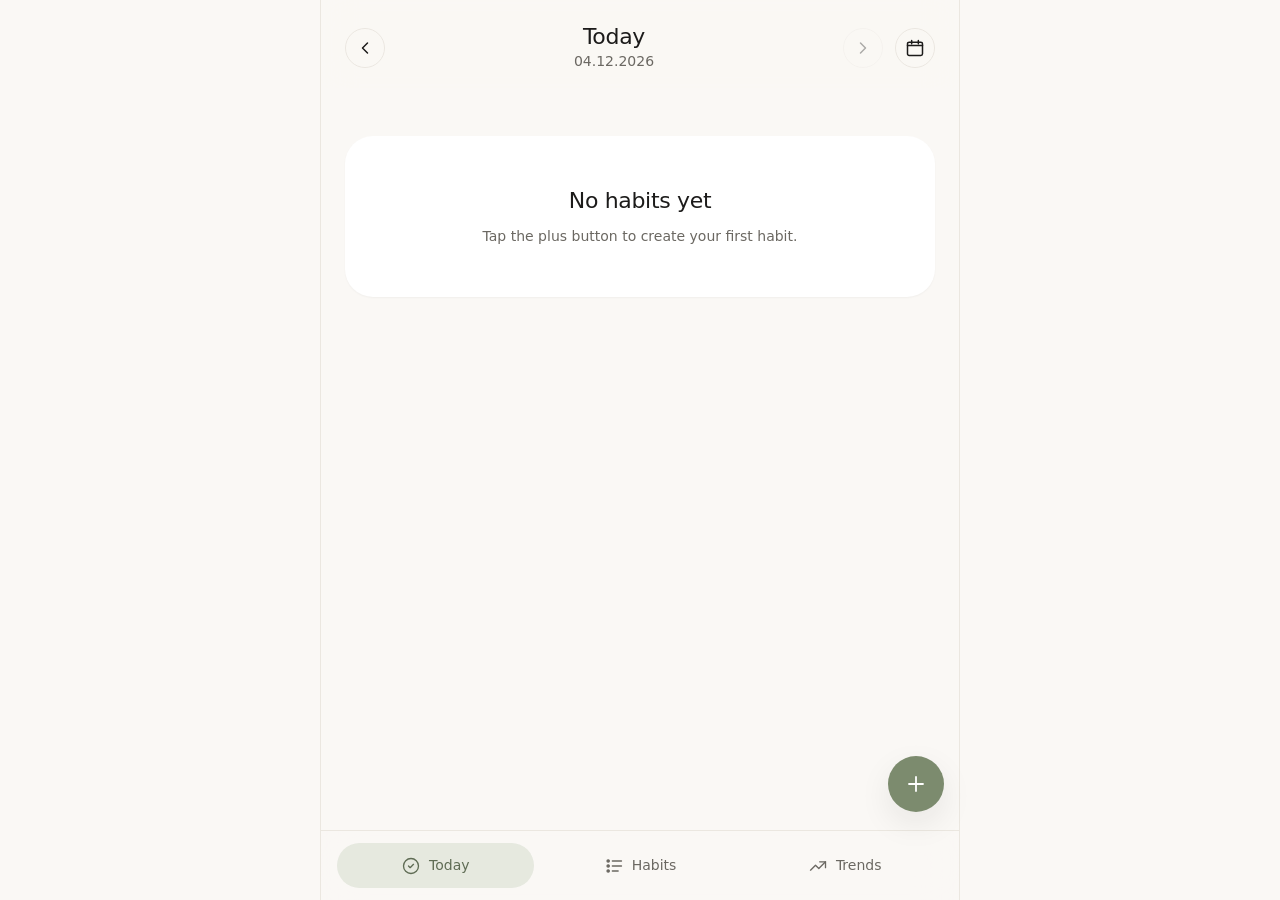
<file: index.html>
<!DOCTYPE html>
<html lang="en">
  <head>
    <meta charset="UTF-8" />
    <meta
      name="viewport"
      content="width=device-width, initial-scale=1, viewport-fit=cover"
    />
    <meta name="theme-color" content="#faf8f5" />
    <meta
      name="description"
      content="A personal habit tracker — log your habits each day and watch trends emerge."
    />
    <title>Today · Habit Tracker</title>
    <link rel="stylesheet" href="css/reset.css" />
    <link rel="stylesheet" href="css/tokens.css" />
    <link rel="stylesheet" href="css/app.css" />
  </head>
  <body data-page="today">
    <div class="app">
      <header class="app-header app-header--today">
        <button
          type="button"
          class="app-header__btn"
          data-day-prev
          aria-label="Previous day"
        >
          <svg viewBox="0 0 24 24" fill="none" stroke="currentColor" stroke-width="1.8" stroke-linecap="round" stroke-linejoin="round" aria-hidden="true">
            <path d="m15 18-6-6 6-6" />
          </svg>
        </button>
        <div class="app-header__heading">
          <h1 class="app-header__day" data-day-label>Today</h1>
          <p class="app-header__date" data-day-date>19.05.2026</p>
        </div>
        <button
          type="button"
          class="app-header__btn"
          data-day-next
          aria-label="Next day"
        >
          <svg viewBox="0 0 24 24" fill="none" stroke="currentColor" stroke-width="1.8" stroke-linecap="round" stroke-linejoin="round" aria-hidden="true">
            <path d="m9 6 6 6-6 6" />
          </svg>
        </button>
        <button
          type="button"
          class="app-header__btn"
          data-day-cal
          aria-haspopup="dialog"
          aria-expanded="false"
          aria-label="Open calendar"
        >
          <svg viewBox="0 0 24 24" fill="none" stroke="currentColor" stroke-width="1.8" stroke-linecap="round" stroke-linejoin="round" aria-hidden="true">
            <rect x="3" y="5" width="18" height="16" rx="2" />
            <path d="M3 9h18M8 3v4M16 3v4" />
          </svg>
        </button>
      </header>

      <main class="app-main" id="main">
        <section class="page" aria-labelledby="page-title">
          <h2 id="page-title" class="visually-hidden">Today</h2>
          <ul class="habit-list" id="habit-list" hidden></ul>

          <section class="empty-state" id="today-empty" aria-live="polite">
            <h3 class="empty-state__title">No habits yet</h3>
            <p class="empty-state__body">
              Tap the plus button to create your first habit.
            </p>
          </section>
        </section>
      </main>

      <button id="add-habit-fab" class="fab" type="button" aria-label="Add habit">
        <svg
          viewBox="0 0 24 24"
          fill="none"
          stroke="currentColor"
          stroke-width="1.8"
          stroke-linecap="round"
          aria-hidden="true"
        >
          <path d="M12 5v14M5 12h14" />
        </svg>
      </button>

      <nav class="app-nav" aria-label="Primary">
        <a class="app-nav__item" href="index.html" aria-current="page">
          <svg
            class="app-nav__icon"
            viewBox="0 0 24 24"
            fill="none"
            stroke="currentColor"
            stroke-width="1.6"
            stroke-linecap="round"
            stroke-linejoin="round"
            aria-hidden="true"
          >
            <circle cx="12" cy="12" r="9" />
            <path d="m9 12 2 2 4-4" />
          </svg>
          <span>Today</span>
        </a>
        <a class="app-nav__item" href="habits.html">
          <svg
            class="app-nav__icon"
            viewBox="0 0 24 24"
            fill="none"
            stroke="currentColor"
            stroke-width="1.6"
            stroke-linecap="round"
            stroke-linejoin="round"
            aria-hidden="true"
          >
            <circle cx="5" cy="6" r="1.4" fill="currentColor" />
            <circle cx="5" cy="12" r="1.4" fill="currentColor" />
            <circle cx="5" cy="18" r="1.4" fill="currentColor" />
            <path d="M10 6h11M10 12h11M10 18h7" />
          </svg>
          <span>Habits</span>
        </a>
        <a class="app-nav__item" href="trends.html">
          <svg
            class="app-nav__icon"
            viewBox="0 0 24 24"
            fill="none"
            stroke="currentColor"
            stroke-width="1.6"
            stroke-linecap="round"
            stroke-linejoin="round"
            aria-hidden="true"
          >
            <polyline points="3 17 9 11 13 15 21 7" />
            <polyline points="14 7 21 7 21 14" />
          </svg>
          <span>Trends</span>
        </a>
      </nav>
    </div>

    <div
      id="habit-sheet"
      class="sheet"
      role="dialog"
      aria-modal="true"
      aria-labelledby="sheet-title"
      hidden
    >
      <div class="sheet__backdrop" data-close></div>
      <section class="sheet__panel">
        <header class="sheet__header">
          <h2 id="sheet-title" class="sheet__title">New habit</h2>
          <button
            type="button"
            class="sheet__close"
            data-close
            aria-label="Close"
          >
            <svg
              viewBox="0 0 24 24"
              fill="none"
              stroke="currentColor"
              stroke-width="1.8"
              stroke-linecap="round"
              aria-hidden="true"
            >
              <path d="M6 6l12 12M18 6l-12 12" />
            </svg>
          </button>
        </header>

        <form class="sheet__body" novalidate>
          <div class="field field--prominent">
            <label class="field__label" for="habit-name">Name your habit</label>
            <input
              class="field__input"
              type="text"
              id="habit-name"
              name="name"
              placeholder="e.g., Read 10 pages"
              maxlength="60"
              autocomplete="off"
              required
            />
          </div>

          <fieldset class="field">
            <legend class="field__label">How do you measure it?</legend>
            <div class="picker picker--grid" data-picker="type">
              <button type="button" class="picker__option" data-value="toggle" aria-pressed="false">
                <span class="picker__icon">
                  <svg viewBox="0 0 24 24" fill="none" stroke="currentColor" stroke-width="1.8" stroke-linecap="round" stroke-linejoin="round" aria-hidden="true">
                    <circle cx="12" cy="12" r="9" />
                    <path d="m9 12 2 2 4-4" />
                  </svg>
                </span>
                <span class="picker__label">Yes / No</span>
                <span class="picker__sublabel">Did you do it today?</span>
              </button>
              <button type="button" class="picker__option" data-value="number" aria-pressed="false">
                <span class="picker__icon">
                  <svg viewBox="0 0 24 24" fill="none" stroke="currentColor" stroke-width="1.8" stroke-linecap="round" stroke-linejoin="round" aria-hidden="true">
                    <path d="M9 4 7 20M17 4l-2 16M4 9h16M3 15h16" />
                  </svg>
                </span>
                <span class="picker__label">Number</span>
                <span class="picker__sublabel">Pages, km, € …</span>
              </button>
              <button type="button" class="picker__option" data-value="text" aria-pressed="false">
                <span class="picker__icon">
                  <svg viewBox="0 0 24 24" fill="none" stroke="currentColor" stroke-width="1.8" stroke-linecap="round" stroke-linejoin="round" aria-hidden="true">
                    <path d="M5 6h14M5 12h14M5 18h9" />
                  </svg>
                </span>
                <span class="picker__label">Note</span>
                <span class="picker__sublabel">Free-text journal</span>
              </button>
              <button type="button" class="picker__option" data-value="scale" aria-pressed="false">
                <span class="picker__icon">
                  <svg viewBox="0 0 24 24" fill="none" stroke="currentColor" stroke-width="1.8" stroke-linecap="round" stroke-linejoin="round" aria-hidden="true">
                    <path d="M3 12h18" />
                    <circle cx="14" cy="12" r="3" />
                  </svg>
                </span>
                <span class="picker__label">Scale</span>
                <span class="picker__sublabel">Slider, e.g., 1–10</span>
              </button>
              <button type="button" class="picker__option" data-value="choices" aria-pressed="false">
                <span class="picker__icon">
                  <svg viewBox="0 0 24 24" fill="none" stroke="currentColor" stroke-width="1.8" stroke-linecap="round" stroke-linejoin="round" aria-hidden="true">
                    <circle cx="6" cy="7" r="1.5" />
                    <circle cx="6" cy="12" r="1.5" />
                    <circle cx="6" cy="17" r="1.5" />
                    <path d="M11 7h9M11 12h9M11 17h6" />
                  </svg>
                </span>
                <span class="picker__label">Options</span>
                <span class="picker__sublabel">Good, okay, bad …</span>
              </button>
              <button type="button" class="picker__option" data-value="emoji" aria-pressed="false">
                <span class="picker__icon">
                  <svg viewBox="0 0 24 24" fill="none" stroke="currentColor" stroke-width="1.8" stroke-linecap="round" stroke-linejoin="round" aria-hidden="true">
                    <circle cx="12" cy="12" r="9" />
                    <path d="M9 14c1 1.2 5 1.2 6 0" />
                    <path d="M9 9.5h.01M15 9.5h.01" />
                  </svg>
                </span>
                <span class="picker__label">Mood</span>
                <span class="picker__sublabel">Happy / neutral / sad</span>
              </button>
            </div>
          </fieldset>

          <div class="form-stage" data-stage="after-type" hidden>
            <div class="field" data-type-field="number" hidden>
              <button
                type="button"
                class="extras-toggle"
                data-extras-toggle="number"
                aria-expanded="false"
              >
                <span class="extras-toggle__icon" aria-hidden="true">+</span>
                <span>Add unit or daily target</span>
              </button>
              <div class="field__group" data-extras-content="number" hidden>
                <div>
                  <label class="field__label" for="habit-unit">Unit</label>
                  <input
                    class="field__input"
                    type="text"
                    id="habit-unit"
                    name="unit"
                    placeholder="e.g., pages, km, €"
                    maxlength="20"
                    autocomplete="off"
                  />
                </div>
                <div>
                  <label class="field__label" for="habit-target">Daily target</label>
                  <input
                    class="field__input"
                    type="number"
                    id="habit-target"
                    name="target"
                    placeholder="e.g., 10"
                    min="0"
                    step="any"
                  />
                </div>
              </div>
            </div>

            <div class="field" data-type-field="scale" hidden>
              <label class="field__label">Scale range</label>
              <div class="scale-input">
                <input class="field__input" type="number" name="scale-min" value="1" min="0" aria-label="Minimum" />
                <span class="scale-input__sep">to</span>
                <input class="field__input" type="number" name="scale-max" value="10" min="1" aria-label="Maximum" />
              </div>
            </div>

            <div class="field" data-type-field="choices" hidden>
              <label class="field__label">Options (at least 2)</label>
              <div class="options-input" data-options-list></div>
              <button type="button" class="btn btn--ghost btn--small" data-add-option>+ Add option</button>
            </div>

            <fieldset class="field">
              <legend class="field__label">How often?</legend>
              <div class="picker picker--list" data-picker="schedule">
                <button type="button" class="picker__option picker__option--list" data-value="daily" aria-pressed="false">
                  <span class="picker__label">Every day</span>
                  <span class="picker__sublabel">Read, meditate, etc.</span>
                </button>
                <button type="button" class="picker__option picker__option--list" data-value="weekdays" aria-pressed="false">
                  <span class="picker__label">Specific days of the week</span>
                  <span class="picker__sublabel">Yoga Mon / Wed / Fri</span>
                </button>
                <button type="button" class="picker__option picker__option--list" data-value="weekly" aria-pressed="false">
                  <span class="picker__label">A few times a week</span>
                  <span class="picker__sublabel">Exercise 4× per week</span>
                </button>
                <button type="button" class="picker__option picker__option--list" data-value="monthly" aria-pressed="false">
                  <span class="picker__label">A few times a month</span>
                  <span class="picker__sublabel">Save €500 this month</span>
                </button>
              </div>
            </fieldset>
          </div>

          <div class="field" data-schedule-field="weekdays" hidden>
            <label class="field__label">Which days?</label>
            <div class="day-picker" data-day-picker>
              <button type="button" class="day-picker__day" data-day="1" aria-pressed="false" aria-label="Monday">M</button>
              <button type="button" class="day-picker__day" data-day="2" aria-pressed="false" aria-label="Tuesday">T</button>
              <button type="button" class="day-picker__day" data-day="3" aria-pressed="false" aria-label="Wednesday">W</button>
              <button type="button" class="day-picker__day" data-day="4" aria-pressed="false" aria-label="Thursday">T</button>
              <button type="button" class="day-picker__day" data-day="5" aria-pressed="false" aria-label="Friday">F</button>
              <button type="button" class="day-picker__day" data-day="6" aria-pressed="false" aria-label="Saturday">S</button>
              <button type="button" class="day-picker__day" data-day="7" aria-pressed="false" aria-label="Sunday">S</button>
            </div>
          </div>

          <div class="field" data-schedule-field="weekly" hidden>
            <label class="field__label" for="weekly-count">Times per week (optional)</label>
            <input
              class="field__input"
              type="number"
              id="weekly-count"
              name="weekly-count"
              min="1"
              max="7"
              placeholder="e.g., 4"
            />
          </div>

          <div class="field" data-schedule-field="monthly" hidden>
            <label class="field__label" for="monthly-count">Times per month (optional)</label>
            <input
              class="field__input"
              type="number"
              id="monthly-count"
              name="monthly-count"
              min="1"
              max="31"
              placeholder="e.g., 4"
            />
          </div>

          <p class="form-error" role="alert" hidden></p>

          <footer class="sheet__footer">
            <button type="button" class="btn btn--ghost" data-close>Cancel</button>
            <button type="submit" class="btn btn--primary" data-save hidden>Save habit</button>
          </footer>
        </form>
      </section>
    </div>

    <script type="module" src="js/main.js"></script>
  </body>
</html>
</file>
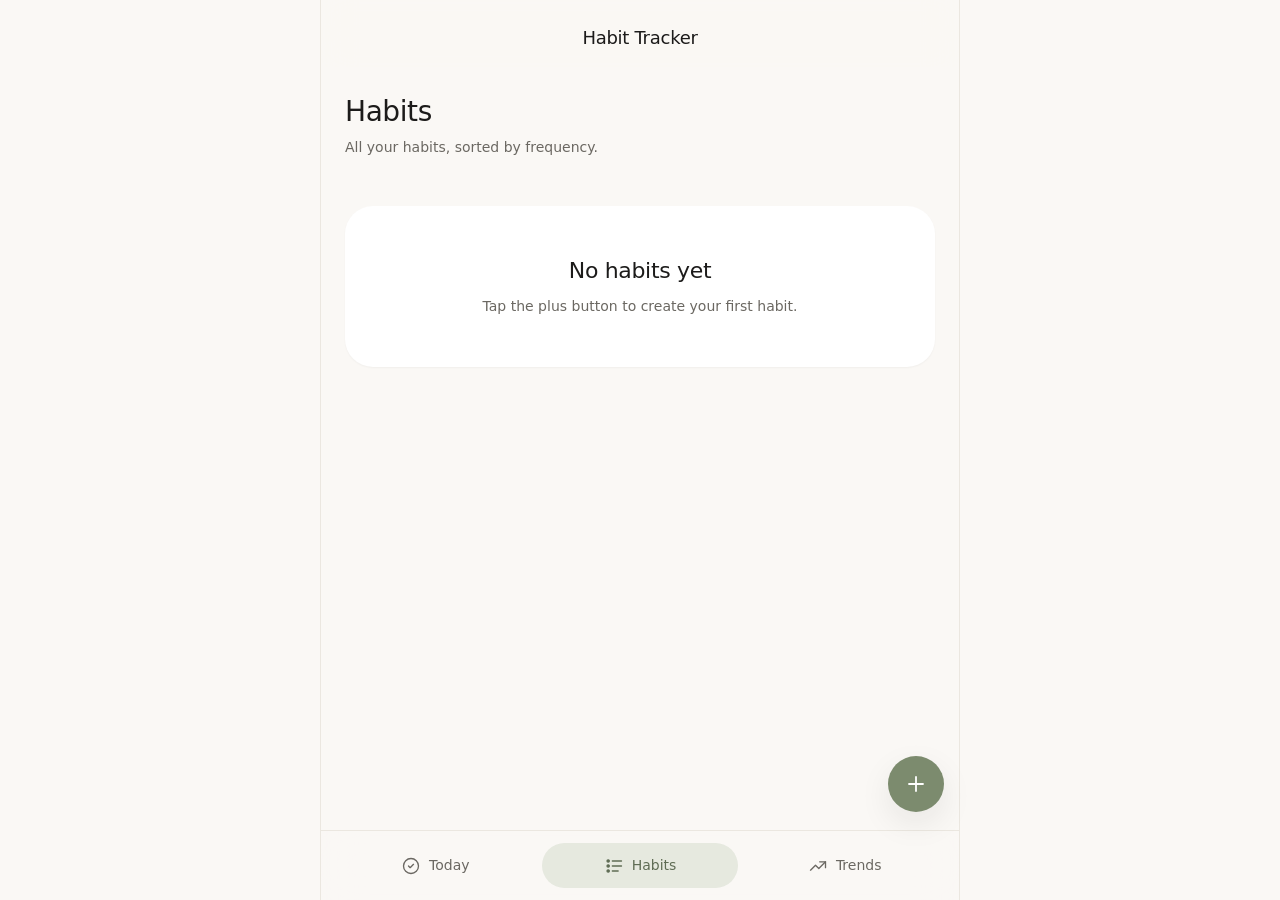
<file: habits.html>
<!DOCTYPE html>
<html lang="en">
  <head>
    <meta charset="UTF-8" />
    <meta
      name="viewport"
      content="width=device-width, initial-scale=1, viewport-fit=cover"
    />
    <meta name="theme-color" content="#faf8f5" />
    <meta
      name="description"
      content="Manage every habit you've created — edit, archive, and reorder."
    />
    <title>Habits · Habit Tracker</title>
    <link rel="stylesheet" href="css/reset.css" />
    <link rel="stylesheet" href="css/tokens.css" />
    <link rel="stylesheet" href="css/app.css" />
  </head>
  <body data-page="habits">
    <div class="app">
      <header class="app-header">
        <h1 class="app-header__title">Habit Tracker</h1>
      </header>

      <main class="app-main" id="main">
        <section class="page" aria-labelledby="page-title">
          <header>
            <h2 id="page-title" class="page__title">Habits</h2>
            <p class="page__subtitle">All your habits, sorted by frequency.</p>
          </header>

          <ul class="habit-list" id="habits-list" hidden></ul>

          <section class="empty-state" id="habits-empty" aria-live="polite">
            <h3 class="empty-state__title">No habits yet</h3>
            <p class="empty-state__body">
              Tap the plus button to create your first habit.
            </p>
          </section>
        </section>
      </main>

      <button id="add-habit-fab" class="fab" type="button" aria-label="Add habit">
        <svg
          viewBox="0 0 24 24"
          fill="none"
          stroke="currentColor"
          stroke-width="1.8"
          stroke-linecap="round"
          aria-hidden="true"
        >
          <path d="M12 5v14M5 12h14" />
        </svg>
      </button>

      <nav class="app-nav" aria-label="Primary">
        <a class="app-nav__item" href="index.html">
          <svg
            class="app-nav__icon"
            viewBox="0 0 24 24"
            fill="none"
            stroke="currentColor"
            stroke-width="1.6"
            stroke-linecap="round"
            stroke-linejoin="round"
            aria-hidden="true"
          >
            <circle cx="12" cy="12" r="9" />
            <path d="m9 12 2 2 4-4" />
          </svg>
          <span>Today</span>
        </a>
        <a class="app-nav__item" href="habits.html" aria-current="page">
          <svg
            class="app-nav__icon"
            viewBox="0 0 24 24"
            fill="none"
            stroke="currentColor"
            stroke-width="1.6"
            stroke-linecap="round"
            stroke-linejoin="round"
            aria-hidden="true"
          >
            <circle cx="5" cy="6" r="1.4" fill="currentColor" />
            <circle cx="5" cy="12" r="1.4" fill="currentColor" />
            <circle cx="5" cy="18" r="1.4" fill="currentColor" />
            <path d="M10 6h11M10 12h11M10 18h7" />
          </svg>
          <span>Habits</span>
        </a>
        <a class="app-nav__item" href="trends.html">
          <svg
            class="app-nav__icon"
            viewBox="0 0 24 24"
            fill="none"
            stroke="currentColor"
            stroke-width="1.6"
            stroke-linecap="round"
            stroke-linejoin="round"
            aria-hidden="true"
          >
            <polyline points="3 17 9 11 13 15 21 7" />
            <polyline points="14 7 21 7 21 14" />
          </svg>
          <span>Trends</span>
        </a>
      </nav>
    </div>

    <div
      id="habit-sheet"
      class="sheet"
      role="dialog"
      aria-modal="true"
      aria-labelledby="sheet-title"
      hidden
    >
      <div class="sheet__backdrop" data-close></div>
      <section class="sheet__panel">
        <header class="sheet__header">
          <h2 id="sheet-title" class="sheet__title">New habit</h2>
          <button
            type="button"
            class="sheet__close"
            data-close
            aria-label="Close"
          >
            <svg
              viewBox="0 0 24 24"
              fill="none"
              stroke="currentColor"
              stroke-width="1.8"
              stroke-linecap="round"
              aria-hidden="true"
            >
              <path d="M6 6l12 12M18 6l-12 12" />
            </svg>
          </button>
        </header>

        <form class="sheet__body" novalidate>
          <div class="field field--prominent">
            <label class="field__label" for="habit-name">Name your habit</label>
            <input
              class="field__input"
              type="text"
              id="habit-name"
              name="name"
              placeholder="e.g., Read 10 pages"
              maxlength="60"
              autocomplete="off"
              required
            />
          </div>

          <fieldset class="field">
            <legend class="field__label">How do you measure it?</legend>
            <div class="picker picker--grid" data-picker="type">
              <button type="button" class="picker__option" data-value="toggle" aria-pressed="false">
                <span class="picker__icon">
                  <svg viewBox="0 0 24 24" fill="none" stroke="currentColor" stroke-width="1.8" stroke-linecap="round" stroke-linejoin="round" aria-hidden="true">
                    <circle cx="12" cy="12" r="9" />
                    <path d="m9 12 2 2 4-4" />
                  </svg>
                </span>
                <span class="picker__label">Yes / No</span>
                <span class="picker__sublabel">Did you do it today?</span>
              </button>
              <button type="button" class="picker__option" data-value="number" aria-pressed="false">
                <span class="picker__icon">
                  <svg viewBox="0 0 24 24" fill="none" stroke="currentColor" stroke-width="1.8" stroke-linecap="round" stroke-linejoin="round" aria-hidden="true">
                    <path d="M9 4 7 20M17 4l-2 16M4 9h16M3 15h16" />
                  </svg>
                </span>
                <span class="picker__label">Number</span>
                <span class="picker__sublabel">Pages, km, € …</span>
              </button>
              <button type="button" class="picker__option" data-value="text" aria-pressed="false">
                <span class="picker__icon">
                  <svg viewBox="0 0 24 24" fill="none" stroke="currentColor" stroke-width="1.8" stroke-linecap="round" stroke-linejoin="round" aria-hidden="true">
                    <path d="M5 6h14M5 12h14M5 18h9" />
                  </svg>
                </span>
                <span class="picker__label">Note</span>
                <span class="picker__sublabel">Free-text journal</span>
              </button>
              <button type="button" class="picker__option" data-value="scale" aria-pressed="false">
                <span class="picker__icon">
                  <svg viewBox="0 0 24 24" fill="none" stroke="currentColor" stroke-width="1.8" stroke-linecap="round" stroke-linejoin="round" aria-hidden="true">
                    <path d="M3 12h18" />
                    <circle cx="14" cy="12" r="3" />
                  </svg>
                </span>
                <span class="picker__label">Scale</span>
                <span class="picker__sublabel">Slider, e.g., 1–10</span>
              </button>
              <button type="button" class="picker__option" data-value="choices" aria-pressed="false">
                <span class="picker__icon">
                  <svg viewBox="0 0 24 24" fill="none" stroke="currentColor" stroke-width="1.8" stroke-linecap="round" stroke-linejoin="round" aria-hidden="true">
                    <circle cx="6" cy="7" r="1.5" />
                    <circle cx="6" cy="12" r="1.5" />
                    <circle cx="6" cy="17" r="1.5" />
                    <path d="M11 7h9M11 12h9M11 17h6" />
                  </svg>
                </span>
                <span class="picker__label">Options</span>
                <span class="picker__sublabel">Good, okay, bad …</span>
              </button>
              <button type="button" class="picker__option" data-value="emoji" aria-pressed="false">
                <span class="picker__icon">
                  <svg viewBox="0 0 24 24" fill="none" stroke="currentColor" stroke-width="1.8" stroke-linecap="round" stroke-linejoin="round" aria-hidden="true">
                    <circle cx="12" cy="12" r="9" />
                    <path d="M9 14c1 1.2 5 1.2 6 0" />
                    <path d="M9 9.5h.01M15 9.5h.01" />
                  </svg>
                </span>
                <span class="picker__label">Mood</span>
                <span class="picker__sublabel">Happy / neutral / sad</span>
              </button>
            </div>
          </fieldset>

          <div class="form-stage" data-stage="after-type" hidden>
            <div class="field" data-type-field="number" hidden>
              <button
                type="button"
                class="extras-toggle"
                data-extras-toggle="number"
                aria-expanded="false"
              >
                <span class="extras-toggle__icon" aria-hidden="true">+</span>
                <span>Add unit or daily target</span>
              </button>
              <div class="field__group" data-extras-content="number" hidden>
                <div>
                  <label class="field__label" for="habit-unit">Unit</label>
                  <input
                    class="field__input"
                    type="text"
                    id="habit-unit"
                    name="unit"
                    placeholder="e.g., pages, km, €"
                    maxlength="20"
                    autocomplete="off"
                  />
                </div>
                <div>
                  <label class="field__label" for="habit-target">Daily target</label>
                  <input
                    class="field__input"
                    type="number"
                    id="habit-target"
                    name="target"
                    placeholder="e.g., 10"
                    min="0"
                    step="any"
                  />
                </div>
              </div>
            </div>

            <div class="field" data-type-field="scale" hidden>
              <label class="field__label">Scale range</label>
              <div class="scale-input">
                <input class="field__input" type="number" name="scale-min" value="1" min="0" aria-label="Minimum" />
                <span class="scale-input__sep">to</span>
                <input class="field__input" type="number" name="scale-max" value="10" min="1" aria-label="Maximum" />
              </div>
            </div>

            <div class="field" data-type-field="choices" hidden>
              <label class="field__label">Options (at least 2)</label>
              <div class="options-input" data-options-list></div>
              <button type="button" class="btn btn--ghost btn--small" data-add-option>+ Add option</button>
            </div>

            <fieldset class="field">
              <legend class="field__label">How often?</legend>
              <div class="picker picker--list" data-picker="schedule">
                <button type="button" class="picker__option picker__option--list" data-value="daily" aria-pressed="false">
                  <span class="picker__label">Every day</span>
                  <span class="picker__sublabel">Read, meditate, etc.</span>
                </button>
                <button type="button" class="picker__option picker__option--list" data-value="weekdays" aria-pressed="false">
                  <span class="picker__label">Specific days of the week</span>
                  <span class="picker__sublabel">Yoga Mon / Wed / Fri</span>
                </button>
                <button type="button" class="picker__option picker__option--list" data-value="weekly" aria-pressed="false">
                  <span class="picker__label">A few times a week</span>
                  <span class="picker__sublabel">Exercise 4× per week</span>
                </button>
                <button type="button" class="picker__option picker__option--list" data-value="monthly" aria-pressed="false">
                  <span class="picker__label">A few times a month</span>
                  <span class="picker__sublabel">Save €500 this month</span>
                </button>
              </div>
            </fieldset>
          </div>

          <div class="field" data-schedule-field="weekdays" hidden>
            <label class="field__label">Which days?</label>
            <div class="day-picker" data-day-picker>
              <button type="button" class="day-picker__day" data-day="1" aria-pressed="false" aria-label="Monday">M</button>
              <button type="button" class="day-picker__day" data-day="2" aria-pressed="false" aria-label="Tuesday">T</button>
              <button type="button" class="day-picker__day" data-day="3" aria-pressed="false" aria-label="Wednesday">W</button>
              <button type="button" class="day-picker__day" data-day="4" aria-pressed="false" aria-label="Thursday">T</button>
              <button type="button" class="day-picker__day" data-day="5" aria-pressed="false" aria-label="Friday">F</button>
              <button type="button" class="day-picker__day" data-day="6" aria-pressed="false" aria-label="Saturday">S</button>
              <button type="button" class="day-picker__day" data-day="7" aria-pressed="false" aria-label="Sunday">S</button>
            </div>
          </div>

          <div class="field" data-schedule-field="weekly" hidden>
            <label class="field__label" for="weekly-count">Times per week (optional)</label>
            <input
              class="field__input"
              type="number"
              id="weekly-count"
              name="weekly-count"
              min="1"
              max="7"
              placeholder="e.g., 4"
            />
          </div>

          <div class="field" data-schedule-field="monthly" hidden>
            <label class="field__label" for="monthly-count">Times per month (optional)</label>
            <input
              class="field__input"
              type="number"
              id="monthly-count"
              name="monthly-count"
              min="1"
              max="31"
              placeholder="e.g., 4"
            />
          </div>

          <p class="form-error" role="alert" hidden></p>

          <footer class="sheet__footer">
            <button type="button" class="btn btn--ghost" data-close>Cancel</button>
            <button type="submit" class="btn btn--primary" data-save hidden>Save habit</button>
          </footer>
        </form>
      </section>
    </div>

    <script type="module" src="js/main.js"></script>
  </body>
</html>
</file>
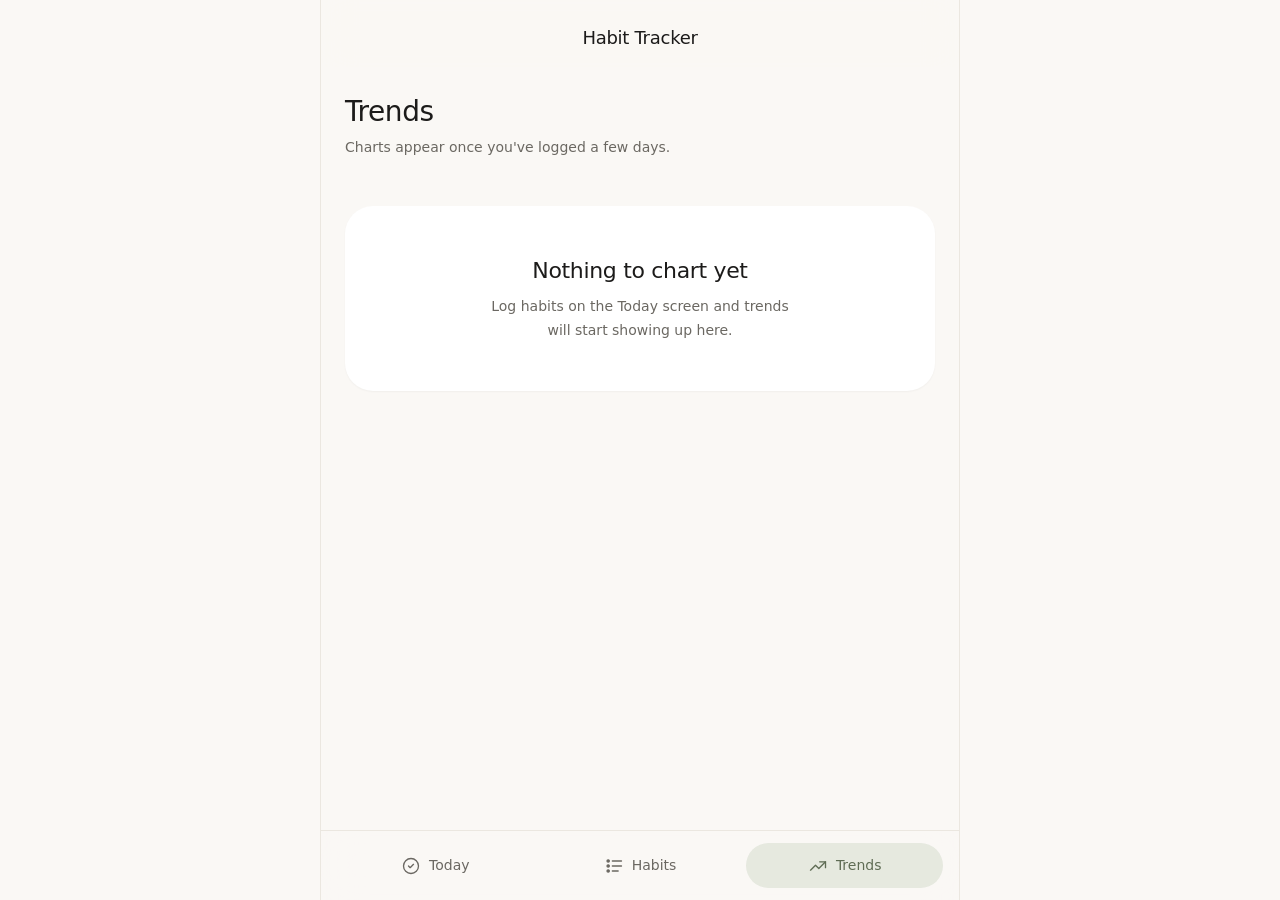
<file: trends.html>
<!DOCTYPE html>
<html lang="en">
  <head>
    <meta charset="UTF-8" />
    <meta
      name="viewport"
      content="width=device-width, initial-scale=1, viewport-fit=cover"
    />
    <meta name="theme-color" content="#faf8f5" />
    <meta
      name="description"
      content="See trends across your habits over time — line charts and calendar heatmaps."
    />
    <title>Trends · Habit Tracker</title>
    <link rel="stylesheet" href="css/reset.css" />
    <link rel="stylesheet" href="css/tokens.css" />
    <link rel="stylesheet" href="css/app.css" />
  </head>
  <body data-page="trends">
    <div class="app">
      <header class="app-header">
        <h1 class="app-header__title">Habit Tracker</h1>
      </header>

      <main class="app-main" id="main">
        <section class="page" aria-labelledby="page-title">
          <header>
            <h2 id="page-title" class="page__title">Trends</h2>
            <p class="page__subtitle">Charts appear once you've logged a few days.</p>
          </header>

          <section class="empty-state" aria-live="polite">
            <h3 class="empty-state__title">Nothing to chart yet</h3>
            <p class="empty-state__body">
              Log habits on the Today screen and trends will start showing up here.
            </p>
          </section>
        </section>
      </main>

      <nav class="app-nav" aria-label="Primary">
        <a class="app-nav__item" href="index.html">
          <svg
            class="app-nav__icon"
            viewBox="0 0 24 24"
            fill="none"
            stroke="currentColor"
            stroke-width="1.6"
            stroke-linecap="round"
            stroke-linejoin="round"
            aria-hidden="true"
          >
            <circle cx="12" cy="12" r="9" />
            <path d="m9 12 2 2 4-4" />
          </svg>
          <span>Today</span>
        </a>
        <a class="app-nav__item" href="habits.html">
          <svg
            class="app-nav__icon"
            viewBox="0 0 24 24"
            fill="none"
            stroke="currentColor"
            stroke-width="1.6"
            stroke-linecap="round"
            stroke-linejoin="round"
            aria-hidden="true"
          >
            <circle cx="5" cy="6" r="1.4" fill="currentColor" />
            <circle cx="5" cy="12" r="1.4" fill="currentColor" />
            <circle cx="5" cy="18" r="1.4" fill="currentColor" />
            <path d="M10 6h11M10 12h11M10 18h7" />
          </svg>
          <span>Habits</span>
        </a>
        <a class="app-nav__item" href="trends.html" aria-current="page">
          <svg
            class="app-nav__icon"
            viewBox="0 0 24 24"
            fill="none"
            stroke="currentColor"
            stroke-width="1.6"
            stroke-linecap="round"
            stroke-linejoin="round"
            aria-hidden="true"
          >
            <polyline points="3 17 9 11 13 15 21 7" />
            <polyline points="14 7 21 7 21 14" />
          </svg>
          <span>Trends</span>
        </a>
      </nav>
    </div>

    <script type="module" src="js/main.js"></script>
  </body>
</html>
</file>
<file: css/tokens.css>
/* ---------------------------------------------------------------
   Design tokens
   Oura-inspired soft neutral palette with sage accent.
   Mobile-first sizing; values intentionally restrained.
   --------------------------------------------------------------- */

:root {
  /* ------------------------------------------------- color: surface */
  --color-bg: #faf8f5;            /* warm off-white page background */
  --color-surface: #ffffff;       /* cards / inputs */
  --color-surface-alt: #f3f0eb;   /* subtle inset / hover */
  --color-overlay: rgba(28, 27, 26, 0.4);

  /* ------------------------------------------------- color: text */
  --color-text: #1c1b1a;          /* deep charcoal */
  --color-text-muted: #6b6862;    /* warm muted grey */
  --color-text-subtle: #a8a39a;   /* labels / placeholders */

  /* ------------------------------------------------- color: border */
  --color-border: #ebe7e0;
  --color-border-strong: #d8d3ca;

  /* ------------------------------------------------- color: accent */
  --color-accent: #7c8b6e;        /* muted sage */
  --color-accent-strong: #5f6c54;
  --color-accent-soft: #e6e9df;
  --color-accent-contrast: #ffffff;

  /* ------------------------------------------------- color: status */
  --color-success: #6f8a6a;
  --color-warning: #b88a4a;
  --color-danger:  #a85b4a;

  /* ------------------------------------------------- spacing */
  --space-1: 4px;
  --space-2: 8px;
  --space-3: 12px;
  --space-4: 16px;
  --space-5: 24px;
  --space-6: 32px;
  --space-7: 48px;

  /* ------------------------------------------------- radius */
  --radius-sm: 8px;
  --radius-md: 12px;
  --radius-lg: 20px;
  --radius-xl: 28px;
  --radius-pill: 9999px;

  /* ------------------------------------------------- typography */
  --font-sans: -apple-system, BlinkMacSystemFont, "SF Pro Text", "Inter",
               "Segoe UI", Roboto, system-ui, sans-serif;
  --font-display: -apple-system, BlinkMacSystemFont, "SF Pro Display", "Inter",
                  "Segoe UI", Roboto, system-ui, sans-serif;
  --font-mono: ui-monospace, "SF Mono", Menlo, Consolas, monospace;

  --text-xs:   12px;
  --text-sm:   14px;
  --text-base: 16px;
  --text-lg:   18px;
  --text-xl:   22px;
  --text-2xl:  28px;
  --text-3xl:  36px;

  --leading-tight:   1.2;
  --leading-base:    1.5;
  --leading-relaxed: 1.7;

  --tracking-tight:  -0.015em;
  --tracking-normal: 0;
  --tracking-wide:   0.04em;

  --weight-regular: 400;
  --weight-medium:  500;
  --weight-semibold: 600;

  /* ------------------------------------------------- elevation */
  --shadow-sm: 0 1px 2px rgba(28, 27, 26, 0.04);
  --shadow-md: 0 4px 16px rgba(28, 27, 26, 0.06);
  --shadow-lg: 0 12px 32px rgba(28, 27, 26, 0.08);

  /* ------------------------------------------------- motion */
  --duration-fast: 120ms;
  --duration-base: 200ms;
  --duration-slow: 320ms;

  --ease-out:    cubic-bezier(0.22, 1, 0.36, 1);
  --ease-in-out: cubic-bezier(0.65, 0, 0.35, 1);
  --ease-spring: cubic-bezier(0.34, 1.56, 0.64, 1);

  /* ------------------------------------------------- layout */
  --layout-max-width: 640px;
  --nav-height: 72px;
}
</file>
<file: css/app.css>
/* ---------------------------------------------------------------
   App layout & shared components
   Mobile-first; centers in a column on wider viewports.
   --------------------------------------------------------------- */

html,
body {
  background: var(--color-bg);
}

body {
  font-family: var(--font-sans);
  font-size: var(--text-base);
  line-height: var(--leading-base);
  color: var(--color-text);
  min-height: 100dvh;
}

/* ------------------------------------------------- shell */

.app {
  display: flex;
  flex-direction: column;
  min-height: 100dvh;
  width: 100%;
  max-width: var(--layout-max-width);
  margin-inline: auto;
  background: var(--color-bg);
}

@media (min-width: 768px) {
  .app {
    border-inline: 1px solid var(--color-border);
    min-height: 100dvh;
  }
}

/* ------------------------------------------------- header */

.app-header {
  position: sticky;
  top: 0;
  z-index: 10;
  display: flex;
  align-items: center;
  justify-content: center;
  padding: calc(var(--space-5) + env(safe-area-inset-top))
           var(--space-5)
           var(--space-4);
  background: color-mix(in srgb, var(--color-bg) 92%, transparent);
  -webkit-backdrop-filter: saturate(180%) blur(16px);
  backdrop-filter: saturate(180%) blur(16px);
}

.app-header__title {
  font-family: var(--font-display);
  font-size: var(--text-lg);
  font-weight: var(--weight-medium);
  letter-spacing: var(--tracking-tight);
  color: var(--color-text);
}

.app-header--today {
  justify-content: space-between;
  gap: var(--space-3);
}

.app-header__heading {
  flex: 1 1 auto;
  text-align: center;
  min-width: 0;
}

.app-header__day {
  font-family: var(--font-display);
  font-size: var(--text-xl);
  font-weight: var(--weight-medium);
  letter-spacing: var(--tracking-tight);
  color: var(--color-text);
  line-height: 1.15;
}

.app-header__date {
  font-size: var(--text-sm);
  color: var(--color-text-muted);
  margin-top: 2px;
  font-variant-numeric: tabular-nums;
}

.app-header__btn {
  display: inline-flex;
  align-items: center;
  justify-content: center;
  width: 40px;
  height: 40px;
  border-radius: var(--radius-pill);
  background: transparent;
  color: var(--color-text);
  border: 1px solid var(--color-border, rgba(0, 0, 0, 0.08));
  cursor: pointer;
  padding: 0;
  flex-shrink: 0;
  transition: background-color 120ms ease, opacity 120ms ease;
}

.app-header__btn svg {
  width: 20px;
  height: 20px;
}

.app-header__btn:hover {
  background: var(--color-surface-hover, rgba(0, 0, 0, 0.04));
}

.app-header__btn:active {
  background: var(--color-surface-active, rgba(0, 0, 0, 0.06));
}

.app-header__btn:disabled {
  opacity: 0.35;
  cursor: not-allowed;
}

.visually-hidden {
  position: absolute;
  width: 1px;
  height: 1px;
  padding: 0;
  margin: -1px;
  overflow: hidden;
  clip: rect(0, 0, 0, 0);
  white-space: nowrap;
  border: 0;
}

/* ------------------------------------------------- calendar popup */

.cal-backdrop {
  position: fixed;
  inset: 0;
  z-index: 19;
  background: transparent;
}

.cal-popup {
  position: fixed;
  top: calc(env(safe-area-inset-top) + 72px);
  right: var(--space-4);
  width: min(320px, calc(100vw - var(--space-5) * 2));
  z-index: 20;
  background: var(--color-bg);
  border: 1px solid var(--color-border, rgba(0, 0, 0, 0.08));
  border-radius: var(--radius-lg);
  box-shadow: 0 12px 32px rgba(0, 0, 0, 0.12),
              0 2px 6px rgba(0, 0, 0, 0.06);
  padding: var(--space-4);
  animation: cal-pop-in 140ms ease-out;
}

@media (max-width: 480px) {
  .cal-popup {
    right: var(--space-3);
    left: var(--space-3);
    width: auto;
  }
}

@keyframes cal-pop-in {
  from { opacity: 0; transform: translateY(-4px) scale(0.98); }
  to   { opacity: 1; transform: translateY(0) scale(1); }
}

.cal-popup__header {
  display: flex;
  align-items: center;
  justify-content: space-between;
  gap: var(--space-2);
  margin-bottom: var(--space-3);
}

.cal-popup__title {
  font-family: var(--font-display);
  font-size: var(--text-base);
  font-weight: var(--weight-medium);
  color: var(--color-text);
  letter-spacing: var(--tracking-tight);
}

.cal-popup__nav {
  display: inline-flex;
  align-items: center;
  justify-content: center;
  width: 36px;
  height: 36px;
  border-radius: var(--radius-pill);
  background: transparent;
  color: var(--color-text);
  border: 1px solid var(--color-border, rgba(0, 0, 0, 0.08));
  cursor: pointer;
  padding: 0;
  transition: background-color 120ms ease, opacity 120ms ease;
}

.cal-popup__nav svg {
  width: 16px;
  height: 16px;
}

.cal-popup__nav:hover:not(:disabled) {
  background: var(--color-surface-hover, rgba(0, 0, 0, 0.04));
}

.cal-popup__nav:disabled {
  opacity: 0.35;
  cursor: not-allowed;
}

.cal-popup__weekdays {
  display: grid;
  grid-template-columns: repeat(7, 1fr);
  gap: 2px;
  margin-bottom: var(--space-2);
}

.cal-popup__weekday {
  text-align: center;
  font-size: var(--text-xs);
  color: var(--color-text-subtle);
  font-weight: var(--weight-medium);
  padding: var(--space-1) 0;
  text-transform: uppercase;
  letter-spacing: 0.04em;
}

.cal-popup__grid {
  display: grid;
  grid-template-columns: repeat(7, 1fr);
  gap: 2px;
}

.cal-popup__day {
  display: inline-flex;
  align-items: center;
  justify-content: center;
  aspect-ratio: 1 / 1;
  border: 0;
  background: transparent;
  color: var(--color-text);
  font-size: var(--text-sm);
  font-variant-numeric: tabular-nums;
  border-radius: var(--radius-pill);
  cursor: pointer;
  padding: 0;
  transition: background-color 120ms ease, color 120ms ease;
}

.cal-popup__day:hover:not(:disabled):not(.cal-popup__day--selected) {
  background: var(--color-surface-hover, rgba(0, 0, 0, 0.04));
}

.cal-popup__day--muted {
  color: var(--color-text-subtle);
}

.cal-popup__day--today {
  font-weight: var(--weight-medium);
  box-shadow: inset 0 0 0 1px var(--color-text-muted);
}

.cal-popup__day--selected {
  background: var(--color-text);
  color: var(--color-bg);
  font-weight: var(--weight-medium);
}

.cal-popup__day:disabled {
  color: var(--color-text-subtle);
  opacity: 0.45;
  cursor: not-allowed;
}

/* ------------------------------------------------- main */

.app-main {
  flex: 1 1 auto;
  padding: var(--space-5) var(--space-5) var(--space-7);
}

.page {
  display: flex;
  flex-direction: column;
  gap: var(--space-5);
}

.page__title {
  font-family: var(--font-display);
  font-size: var(--text-2xl);
  font-weight: var(--weight-medium);
  letter-spacing: var(--tracking-tight);
  color: var(--color-text);
}

.page__subtitle {
  font-size: var(--text-sm);
  color: var(--color-text-muted);
  margin-top: var(--space-1);
}

/* ------------------------------------------------- bottom nav */

.app-nav {
  position: sticky;
  bottom: 0;
  z-index: 10;
  display: flex;
  gap: var(--space-2);
  padding: var(--space-3) var(--space-4)
           calc(var(--space-3) + env(safe-area-inset-bottom));
  background: color-mix(in srgb, var(--color-bg) 88%, transparent);
  border-top: 1px solid var(--color-border);
  -webkit-backdrop-filter: saturate(180%) blur(20px);
  backdrop-filter: saturate(180%) blur(20px);
}

.app-nav__item {
  flex: 1;
  display: inline-flex;
  align-items: center;
  justify-content: center;
  gap: var(--space-2);
  padding: var(--space-3) var(--space-4);
  border-radius: var(--radius-pill);
  font-size: var(--text-sm);
  font-weight: var(--weight-medium);
  color: var(--color-text-muted);
  transition: color var(--duration-base) var(--ease-out),
              background-color var(--duration-base) var(--ease-out),
              transform var(--duration-fast) var(--ease-out);
}

.app-nav__item:hover {
  color: var(--color-text);
  background: var(--color-surface-alt);
}

.app-nav__item:active {
  transform: scale(0.98);
}

.app-nav__item[aria-current="page"] {
  color: var(--color-accent-strong);
  background: var(--color-accent-soft);
}

.app-nav__icon {
  width: 20px;
  height: 20px;
  flex-shrink: 0;
}

/* ------------------------------------------------- empty state */

.empty-state {
  display: flex;
  flex-direction: column;
  align-items: center;
  text-align: center;
  padding: var(--space-7) var(--space-5);
  margin-top: var(--space-5);
  background: var(--color-surface);
  border-radius: var(--radius-xl);
  box-shadow: var(--shadow-sm);
}

.empty-state__title {
  font-family: var(--font-display);
  font-size: var(--text-xl);
  font-weight: var(--weight-medium);
  letter-spacing: var(--tracking-tight);
  color: var(--color-text);
  margin-bottom: var(--space-2);
}

.empty-state__body {
  font-size: var(--text-sm);
  line-height: var(--leading-relaxed);
  color: var(--color-text-muted);
  max-width: 36ch;
}

/* ------------------------------------------------- buttons */

.btn {
  display: inline-flex;
  align-items: center;
  justify-content: center;
  gap: var(--space-2);
  padding: var(--space-3) var(--space-5);
  border-radius: var(--radius-pill);
  font-family: inherit;
  font-size: var(--text-base);
  font-weight: var(--weight-medium);
  letter-spacing: -0.005em;
  cursor: pointer;
  transition: background-color var(--duration-base) var(--ease-out),
              color var(--duration-base) var(--ease-out),
              transform var(--duration-fast) var(--ease-out);
}

.btn:active {
  transform: scale(0.98);
}

.btn--primary {
  background: var(--color-accent);
  color: var(--color-accent-contrast);
}

.btn--primary:hover {
  background: var(--color-accent-strong);
}

.btn--ghost {
  background: transparent;
  color: var(--color-text-muted);
}

.btn--ghost:hover {
  background: var(--color-surface-alt);
  color: var(--color-text);
}

.btn--small {
  padding: var(--space-2) var(--space-4);
  font-size: var(--text-sm);
}

/* ------------------------------------------------- habit list & cards */

.habit-list {
  display: flex;
  flex-direction: column;
  gap: var(--space-3);
}

.habit-card {
  position: relative;
  padding: var(--space-5);
  background: var(--color-surface);
  border-radius: var(--radius-lg);
  box-shadow: var(--shadow-sm);
  transition: background-color var(--duration-base) var(--ease-out);
}

.habit-card--logged {
  background: color-mix(in srgb, var(--color-accent-soft) 70%, var(--color-surface));
}

.habit-card__name {
  font-family: var(--font-display);
  font-size: var(--text-lg);
  font-weight: var(--weight-medium);
  letter-spacing: var(--tracking-tight);
  color: var(--color-text);
  padding-right: var(--space-6);
}

.habit-card__meta {
  margin-top: var(--space-1);
  font-size: var(--text-sm);
  color: var(--color-text-muted);
}

.habit-card__actions {
  position: absolute;
  top: var(--space-4);
  right: var(--space-4);
  display: flex;
  align-items: center;
  gap: var(--space-2);
}

.habit-card__check {
  display: inline-flex;
  align-items: center;
  justify-content: center;
  width: 32px;
  height: 32px;
  padding: 0;
  background: var(--color-accent);
  color: var(--color-accent-contrast);
  border: none;
  border-radius: var(--radius-pill);
  box-shadow: var(--shadow-sm);
  cursor: pointer;
  transition: background-color var(--duration-base) var(--ease-out),
              transform var(--duration-fast) var(--ease-out);
}

.habit-card__check:hover {
  background: var(--color-accent-strong);
}

.habit-card__check:active {
  transform: scale(0.92);
}

.habit-card__menu-wrap {
  position: relative;
}

.habit-card__menu {
  display: inline-flex;
  align-items: center;
  justify-content: center;
  width: 32px;
  height: 32px;
  padding: 0;
  background: transparent;
  border: none;
  border-radius: var(--radius-pill);
  color: var(--color-text-muted);
  cursor: pointer;
  transition: background-color var(--duration-base) var(--ease-out),
              color var(--duration-base) var(--ease-out);
}

.habit-card__menu:hover {
  background: var(--color-surface-alt);
  color: var(--color-text);
}

.habit-card__menu svg {
  width: 18px;
  height: 18px;
}

.habit-menu {
  position: absolute;
  top: calc(100% + var(--space-1));
  right: 0;
  z-index: 30;
  display: flex;
  flex-direction: column;
  min-width: 140px;
  padding: var(--space-2);
  background: var(--color-surface);
  border: 1px solid var(--color-border);
  border-radius: var(--radius-md);
  box-shadow: var(--shadow-md);
}

.habit-menu__item {
  display: block;
  width: 100%;
  padding: var(--space-2) var(--space-3);
  background: none;
  border: none;
  border-radius: var(--radius-sm);
  text-align: left;
  font-family: inherit;
  font-size: var(--text-sm);
  color: var(--color-text);
  cursor: pointer;
  transition: background-color var(--duration-base) var(--ease-out);
}

.habit-menu__item:hover {
  background: var(--color-surface-alt);
}

.habit-menu__item--danger {
  color: var(--color-danger);
}

.habit-menu__item--danger:hover {
  background: color-mix(in srgb, var(--color-danger) 10%, var(--color-surface));
}

.picker--locked .picker__option:not(.picker__option--selected) {
  opacity: 0.4;
  pointer-events: none;
}

.picker--locked .picker__option--selected {
  cursor: default;
}

.field__input:disabled {
  background: var(--color-surface-alt);
  color: var(--color-text-muted);
  cursor: not-allowed;
}

.habit-card__check svg {
  width: 14px;
  height: 14px;
}

.habit-card__log {
  margin-top: var(--space-4);
}

/* ------------------------------------------------- log inputs */

.log-toggle {
  display: inline-flex;
  align-items: center;
  gap: var(--space-2);
  padding: var(--space-2) var(--space-4);
  background: var(--color-surface);
  border: 1.5px solid var(--color-border);
  border-radius: var(--radius-pill);
  font-family: inherit;
  font-size: var(--text-sm);
  font-weight: var(--weight-medium);
  color: var(--color-text-muted);
  cursor: pointer;
  transition: background-color var(--duration-base) var(--ease-out),
              border-color var(--duration-base) var(--ease-out),
              color var(--duration-base) var(--ease-out),
              transform var(--duration-fast) var(--ease-out);
}

.log-toggle:hover {
  border-color: var(--color-border-strong);
  color: var(--color-text);
}

.log-toggle:active {
  transform: scale(0.97);
}

.log-toggle--done {
  background: var(--color-accent);
  border-color: var(--color-accent);
  color: var(--color-accent-contrast);
}

.log-toggle--done:hover {
  background: var(--color-accent-strong);
  border-color: var(--color-accent-strong);
  color: var(--color-accent-contrast);
}

.log-toggle__icon {
  display: inline-flex;
  align-items: center;
  justify-content: center;
  width: 20px;
  height: 20px;
}

.log-toggle__icon svg {
  width: 100%;
  height: 100%;
}

.log-number {
  display: flex;
  flex-direction: column;
  gap: var(--space-2);
}

.log-number__row {
  display: flex;
  align-items: center;
  flex-wrap: wrap;
  gap: var(--space-2);
}

.log-number__row .log-submit {
  margin-left: auto;
}

.log-number__display {
  display: flex;
  align-items: baseline;
  gap: var(--space-2);
}

.log-number__value {
  font-family: var(--font-display);
  font-size: var(--text-2xl);
  font-weight: var(--weight-medium);
  letter-spacing: var(--tracking-tight);
  color: var(--color-accent-strong);
}

.log-stepper-btn {
  display: inline-flex;
  align-items: center;
  justify-content: center;
  width: 36px;
  height: 36px;
  background: var(--color-surface);
  border: 1px solid var(--color-border);
  border-radius: var(--radius-pill);
  color: var(--color-text);
  cursor: pointer;
  transition: background-color var(--duration-base) var(--ease-out),
              border-color var(--duration-base) var(--ease-out);
}

.log-stepper-btn:hover {
  background: var(--color-accent-soft);
  border-color: var(--color-accent);
}

.log-stepper-btn svg {
  width: 16px;
  height: 16px;
}

.log-number__input {
  width: 88px;
  padding: var(--space-2) var(--space-3);
  font-family: var(--font-display);
  font-size: var(--text-lg);
  font-weight: var(--weight-medium);
  text-align: center;
  color: var(--color-text);
  background: var(--color-surface);
  border: 1px solid var(--color-border);
  border-radius: var(--radius-md);
}

.log-number__input:focus {
  outline: none;
  border-color: var(--color-accent);
  box-shadow: 0 0 0 3px var(--color-accent-soft);
}

.log-number__meta {
  font-size: var(--text-sm);
  color: var(--color-text-muted);
}

.log-text {
  display: flex;
  flex-direction: column;
  gap: var(--space-2);
}

.log-text .log-submit {
  align-self: flex-end;
}

.log-text__input {
  width: 100%;
  padding: var(--space-3) var(--space-4);
  font-family: inherit;
  font-size: var(--text-base);
  color: var(--color-text);
  background: var(--color-surface);
  border: 1px solid var(--color-border);
  border-radius: var(--radius-md);
  resize: vertical;
  min-height: 72px;
}

.log-text__display {
  padding: var(--space-3) var(--space-4);
  background: var(--color-surface);
  border-left: 3px solid var(--color-accent);
  border-radius: var(--radius-md);
  font-family: inherit;
  font-size: var(--text-base);
  color: var(--color-text);
  white-space: pre-wrap;
  word-break: break-word;
}

.log-submit {
  padding: var(--space-2) var(--space-4);
  background: var(--color-accent);
  color: var(--color-accent-contrast);
  border: none;
  border-radius: var(--radius-pill);
  font-family: inherit;
  font-size: var(--text-sm);
  font-weight: var(--weight-medium);
  cursor: pointer;
  transition: background-color var(--duration-base) var(--ease-out),
              transform var(--duration-fast) var(--ease-out);
}

.log-submit:hover:not(:disabled) {
  background: var(--color-accent-strong);
}

.log-submit:active:not(:disabled) {
  transform: scale(0.97);
}

.log-submit:disabled {
  background: var(--color-border);
  color: var(--color-text-subtle);
  cursor: not-allowed;
}

.log-text__input::placeholder {
  color: var(--color-text-subtle);
}

.log-text__input:focus {
  outline: none;
  border-color: var(--color-accent);
  box-shadow: 0 0 0 3px var(--color-accent-soft);
}

.log-scale {
  display: flex;
  flex-direction: column;
  gap: var(--space-2);
}

.log-scale__value {
  font-family: var(--font-display);
  font-size: var(--text-2xl);
  font-weight: var(--weight-medium);
  color: var(--color-accent-strong);
  text-align: center;
  letter-spacing: var(--tracking-tight);
}

.log-scale__slider {
  -webkit-appearance: none;
  appearance: none;
  width: 100%;
  height: 6px;
  background: var(--color-accent-soft);
  border-radius: var(--radius-pill);
  outline: none;
  cursor: pointer;
}

.log-scale__slider::-webkit-slider-thumb {
  -webkit-appearance: none;
  appearance: none;
  width: 24px;
  height: 24px;
  background: var(--color-accent);
  border-radius: 50%;
  cursor: pointer;
  box-shadow: var(--shadow-sm);
}

.log-scale__slider::-moz-range-thumb {
  width: 24px;
  height: 24px;
  background: var(--color-accent);
  border: none;
  border-radius: 50%;
  cursor: pointer;
  box-shadow: var(--shadow-sm);
}

.log-scale__range {
  display: flex;
  justify-content: space-between;
  font-size: var(--text-xs);
  color: var(--color-text-muted);
}

.log-choices {
  display: flex;
  flex-wrap: wrap;
  gap: var(--space-2);
}

.log-choice {
  padding: var(--space-2) var(--space-4);
  background: var(--color-surface);
  border: 1.5px solid var(--color-border);
  border-radius: var(--radius-pill);
  font-family: inherit;
  font-size: var(--text-sm);
  font-weight: var(--weight-medium);
  color: var(--color-text);
  cursor: pointer;
  transition: background-color var(--duration-base) var(--ease-out),
              border-color var(--duration-base) var(--ease-out),
              color var(--duration-base) var(--ease-out),
              transform var(--duration-fast) var(--ease-out);
}

.log-choice:hover {
  background: var(--color-accent-soft);
  border-color: var(--color-accent);
}

.log-choice:active {
  transform: scale(0.97);
}

.log-choice--selected {
  background: var(--color-accent);
  border-color: var(--color-accent);
  color: var(--color-accent-contrast);
}

.log-choice--selected:hover {
  background: var(--color-accent-strong);
  border-color: var(--color-accent-strong);
  color: var(--color-accent-contrast);
}

.log-emoji {
  display: flex;
  gap: var(--space-3);
  justify-content: center;
}

.log-emoji-btn {
  display: inline-flex;
  align-items: center;
  justify-content: center;
  width: 56px;
  height: 56px;
  background: var(--color-surface);
  border: 1.5px solid var(--color-border);
  border-radius: var(--radius-pill);
  font-size: 28px;
  cursor: pointer;
  transition: transform var(--duration-base) var(--ease-spring),
              border-color var(--duration-base) var(--ease-out),
              background-color var(--duration-base) var(--ease-out);
}

.log-emoji-btn:hover {
  border-color: var(--color-accent);
}

.log-emoji-btn--selected {
  background: var(--color-accent-soft);
  border-color: var(--color-accent);
  transform: scale(1.08);
}

/* ------------------------------------------------- floating action button */

.fab {
  position: fixed;
  bottom: calc(var(--nav-height) + var(--space-4) + env(safe-area-inset-bottom));
  right: max(var(--space-4), calc((100vw - var(--layout-max-width)) / 2 + var(--space-4)));
  z-index: 20;
  display: inline-flex;
  align-items: center;
  justify-content: center;
  width: 56px;
  height: 56px;
  border-radius: var(--radius-pill);
  background: var(--color-accent);
  color: var(--color-accent-contrast);
  box-shadow: var(--shadow-lg);
  transition: background-color var(--duration-base) var(--ease-out),
              transform var(--duration-fast) var(--ease-out),
              opacity var(--duration-base) var(--ease-out);
}

.fab:hover {
  background: var(--color-accent-strong);
}

.fab:active {
  transform: scale(0.95);
}

.fab svg {
  width: 24px;
  height: 24px;
}

body.is-sheet-open .fab {
  opacity: 0;
  pointer-events: none;
}

/* ------------------------------------------------- sheet (modal) */

.sheet {
  position: fixed;
  inset: 0;
  z-index: 50;
  display: flex;
  align-items: flex-end;
  justify-content: center;
  pointer-events: none;
}

.sheet[hidden] {
  display: none;
}

.sheet__backdrop {
  position: absolute;
  inset: 0;
  background: var(--color-overlay);
  pointer-events: auto;
  animation: sheet-fade-in var(--duration-base) var(--ease-out) forwards;
}

.sheet__panel {
  position: relative;
  width: 100%;
  max-width: var(--layout-max-width);
  max-height: 92dvh;
  overflow-y: auto;
  background: var(--color-bg);
  border-top-left-radius: var(--radius-xl);
  border-top-right-radius: var(--radius-xl);
  pointer-events: auto;
  box-shadow: var(--shadow-lg);
  transform: translateY(100%);
  animation: sheet-slide-up var(--duration-slow) var(--ease-spring) forwards;
}

.sheet__header {
  position: sticky;
  top: 0;
  z-index: 1;
  display: flex;
  align-items: center;
  justify-content: space-between;
  gap: var(--space-3);
  padding: var(--space-5) var(--space-5) var(--space-4);
  background: var(--color-bg);
}

.sheet__title {
  font-family: var(--font-display);
  font-size: var(--text-xl);
  font-weight: var(--weight-medium);
  letter-spacing: var(--tracking-tight);
  color: var(--color-text);
}

.sheet__close {
  display: inline-flex;
  align-items: center;
  justify-content: center;
  width: 40px;
  height: 40px;
  border-radius: var(--radius-pill);
  color: var(--color-text-muted);
  transition: background-color var(--duration-base) var(--ease-out),
              color var(--duration-base) var(--ease-out);
}

.sheet__close:hover {
  background: var(--color-surface-alt);
  color: var(--color-text);
}

.sheet__close svg {
  width: 20px;
  height: 20px;
}

.sheet__body {
  display: flex;
  flex-direction: column;
  gap: var(--space-5);
  padding: 0 var(--space-5) var(--space-6);
}

.sheet__footer {
  display: flex;
  gap: var(--space-3);
  padding-top: var(--space-3);
  border-top: 1px solid var(--color-border);
}

.sheet__footer .btn {
  flex: 1;
}

@keyframes sheet-fade-in {
  from { opacity: 0; }
  to   { opacity: 1; }
}

@keyframes sheet-slide-up {
  to { transform: translateY(0); }
}

/* ------------------------------------------------- form fields */

.field {
  display: flex;
  flex-direction: column;
  gap: var(--space-2);
  border: none;
  padding: 0;
  margin: 0;
}

.field__label {
  font-size: var(--text-sm);
  font-weight: var(--weight-medium);
  color: var(--color-text);
  letter-spacing: var(--tracking-tight);
}

.field__input {
  width: 100%;
  padding: var(--space-3) var(--space-4);
  font-family: inherit;
  font-size: var(--text-base);
  color: var(--color-text);
  background: var(--color-surface);
  border: 1px solid var(--color-border);
  border-radius: var(--radius-md);
  transition: border-color var(--duration-base) var(--ease-out),
              box-shadow var(--duration-base) var(--ease-out);
}

.field__input:hover {
  border-color: var(--color-border-strong);
}

.field__input:focus {
  outline: none;
  border-color: var(--color-accent);
  box-shadow: 0 0 0 3px var(--color-accent-soft);
}

.field__input::placeholder {
  color: var(--color-text-subtle);
}

.field__group {
  display: flex;
  flex-direction: column;
  gap: var(--space-3);
}

.field--prominent {
  gap: var(--space-2);
  padding: var(--space-4);
  background: var(--color-accent-soft);
  border-radius: var(--radius-lg);
}

.field--prominent .field__label {
  font-size: var(--text-sm);
  font-weight: var(--weight-medium);
  color: var(--color-accent-strong);
}

.field--prominent .field__input {
  font-family: var(--font-display);
  font-size: var(--text-lg);
  font-weight: var(--weight-medium);
  letter-spacing: var(--tracking-tight);
  padding: var(--space-3) var(--space-4);
  background: var(--color-surface);
  border-color: var(--color-accent);
}

.field--prominent .field__input:focus {
  border-color: var(--color-accent-strong);
  box-shadow: 0 0 0 3px color-mix(in srgb, var(--color-accent) 28%, transparent);
}

.form-stage {
  display: flex;
  flex-direction: column;
  gap: var(--space-5);
}

/* ------------------------------------------------- collapsible extras */

.extras-toggle {
  display: inline-flex;
  align-items: center;
  gap: var(--space-2);
  align-self: flex-start;
  padding: var(--space-2) var(--space-4);
  font-family: inherit;
  font-size: var(--text-sm);
  font-weight: var(--weight-medium);
  color: var(--color-text-muted);
  background: transparent;
  border: 1px dashed var(--color-border-strong);
  border-radius: var(--radius-pill);
  cursor: pointer;
  transition: color var(--duration-base) var(--ease-out),
              border-color var(--duration-base) var(--ease-out),
              background-color var(--duration-base) var(--ease-out);
}

.extras-toggle:hover {
  color: var(--color-text);
  border-color: var(--color-accent);
  background: var(--color-accent-soft);
}

.extras-toggle__icon {
  display: inline-flex;
  align-items: center;
  justify-content: center;
  font-size: var(--text-lg);
  line-height: 1;
  transition: transform var(--duration-base) var(--ease-out);
}

.extras-toggle[aria-expanded="true"] .extras-toggle__icon {
  transform: rotate(45deg);
}

/* ------------------------------------------------- type / schedule pickers */

.picker {
  display: grid;
  gap: var(--space-2);
}

.picker--grid {
  grid-template-columns: repeat(2, 1fr);
}

@media (min-width: 480px) {
  .picker--grid {
    grid-template-columns: repeat(3, 1fr);
  }
}

.picker--list {
  grid-template-columns: 1fr;
}

.picker__option {
  display: flex;
  flex-direction: column;
  align-items: flex-start;
  gap: var(--space-1);
  padding: var(--space-4);
  background: var(--color-surface);
  border: 1.5px solid var(--color-border);
  border-radius: var(--radius-md);
  text-align: left;
  cursor: pointer;
  transition: border-color var(--duration-base) var(--ease-out),
              background-color var(--duration-base) var(--ease-out),
              transform var(--duration-fast) var(--ease-out);
}

.picker__option:hover {
  border-color: var(--color-border-strong);
}

.picker__option:active {
  transform: scale(0.98);
}

.picker__option--selected {
  border-color: var(--color-accent);
  background: var(--color-accent-soft);
}

.picker__icon {
  display: inline-flex;
  align-items: center;
  justify-content: center;
  width: 32px;
  height: 32px;
  margin-bottom: var(--space-1);
  color: var(--color-accent-strong);
}

.picker__icon svg {
  width: 24px;
  height: 24px;
}

.picker__label {
  font-size: var(--text-sm);
  font-weight: var(--weight-medium);
  color: var(--color-text);
  letter-spacing: var(--tracking-tight);
}

.picker__sublabel {
  font-size: var(--text-xs);
  color: var(--color-text-muted);
}

.picker__option--list {
  padding: var(--space-4) var(--space-5);
}

/* ------------------------------------------------- day picker (Mon–Sun) */

.day-picker {
  display: grid;
  grid-template-columns: repeat(7, 1fr);
  gap: var(--space-2);
}

.day-picker__day {
  display: inline-flex;
  align-items: center;
  justify-content: center;
  aspect-ratio: 1;
  background: var(--color-surface);
  border: 1.5px solid var(--color-border);
  border-radius: var(--radius-pill);
  font-size: var(--text-sm);
  font-weight: var(--weight-medium);
  color: var(--color-text-muted);
  cursor: pointer;
  transition: border-color var(--duration-base) var(--ease-out),
              background-color var(--duration-base) var(--ease-out),
              color var(--duration-base) var(--ease-out),
              transform var(--duration-fast) var(--ease-out);
}

.day-picker__day:hover {
  border-color: var(--color-border-strong);
  color: var(--color-text);
}

.day-picker__day:active {
  transform: scale(0.95);
}

.day-picker__day--selected {
  background: var(--color-accent);
  border-color: var(--color-accent);
  color: var(--color-accent-contrast);
}

/* ------------------------------------------------- scale & options inputs */

.scale-input {
  display: flex;
  align-items: center;
  gap: var(--space-3);
}

.scale-input__sep {
  font-size: var(--text-sm);
  color: var(--color-text-muted);
}

.options-input {
  display: flex;
  flex-direction: column;
  gap: var(--space-2);
}

.options-input__row {
  display: flex;
  gap: var(--space-2);
}

.options-input__row .field__input {
  flex: 1;
}

.options-input__remove {
  display: inline-flex;
  align-items: center;
  justify-content: center;
  width: 44px;
  font-size: var(--text-xl);
  color: var(--color-text-subtle);
  background: var(--color-surface);
  border: 1px solid var(--color-border);
  border-radius: var(--radius-md);
  cursor: pointer;
  transition: color var(--duration-base) var(--ease-out),
              border-color var(--duration-base) var(--ease-out);
}

.options-input__remove:hover {
  color: var(--color-danger);
  border-color: var(--color-danger);
}

/* ------------------------------------------------- form error */

.form-error {
  padding: var(--space-3) var(--space-4);
  background: color-mix(in srgb, var(--color-danger) 12%, var(--color-surface));
  border: 1px solid color-mix(in srgb, var(--color-danger) 30%, var(--color-border));
  border-radius: var(--radius-md);
  font-size: var(--text-sm);
  color: var(--color-danger);
  white-space: pre-line;
}
</file>
